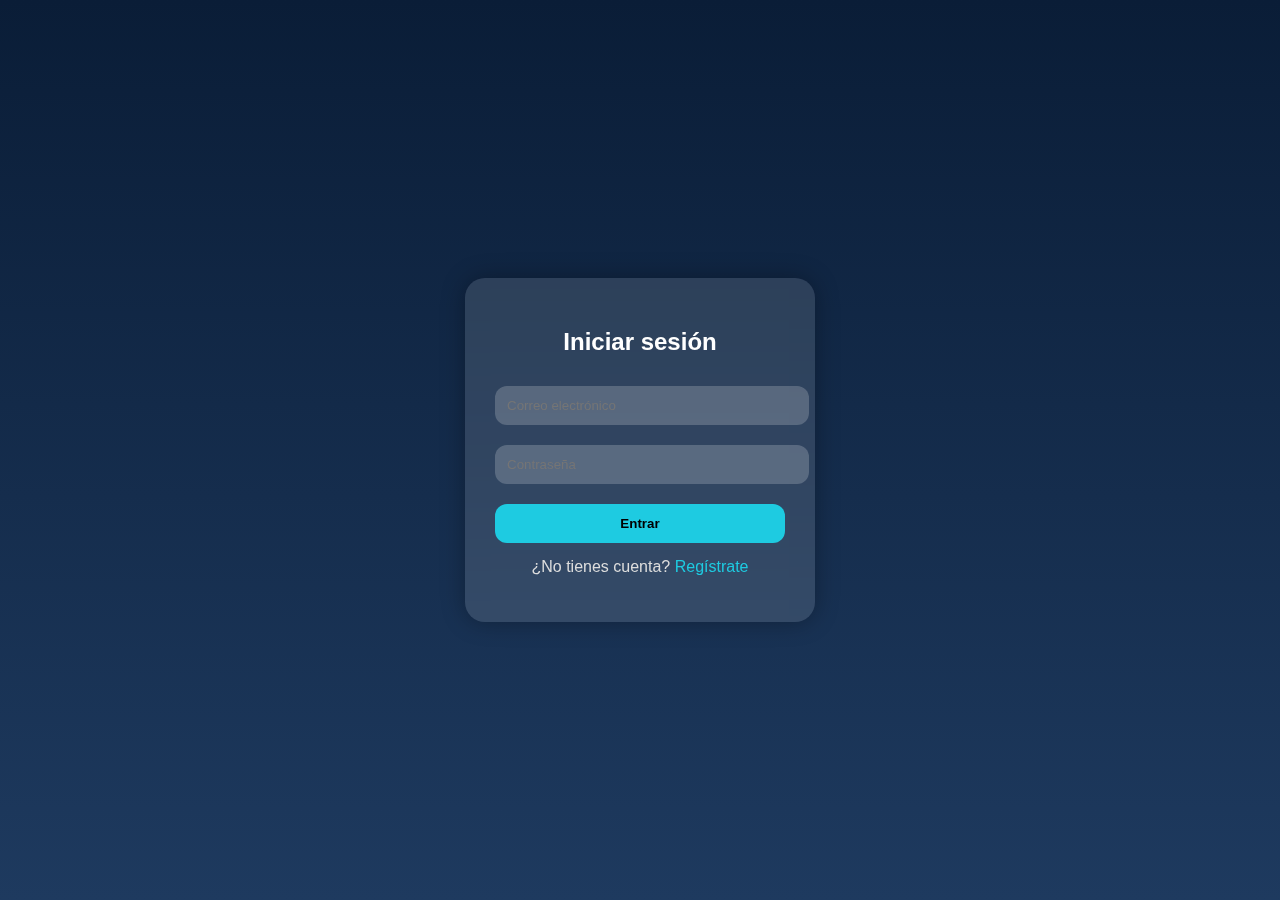
<file: index.html>
<!DOCTYPE html>
<html lang="es">
<head>
    <meta charset="UTF-8">
    <meta name="viewport" content="width=device-width, initial-scale=1.0">
    <title>Login Local</title>
    <link rel="stylesheet" href="stiles.css">
</head>
<body>

<div class="container">
    <div class="card">
        <h2>Iniciar sesión</h2>

        <input type="email" id="loginEmail" placeholder="Correo electrónico">
        <input type="password" id="loginPass" placeholder="Contraseña">

        <button onclick="login()">Entrar</button>

        <p class="txt">¿No tienes cuenta? <a href="#" onclick="showRegister()">Regístrate</a></p>
    </div>

    <div class="card" id="registerCard" style="display:none;">
        <h2>Registrar usuario</h2>

        <input type="text" id="regName" placeholder="Nombre">
        <input type="email" id="regEmail" placeholder="Correo electrónico">
        <input type="password" id="regPass" placeholder="Contraseña">

        <button onclick="register()">Registrar</button>

        <p class="txt"><a href="#" onclick="showLogin()">Volver al login</a></p>
    </div>
</div>

<script src="app.js"></script>
</body>
</html>
</file>
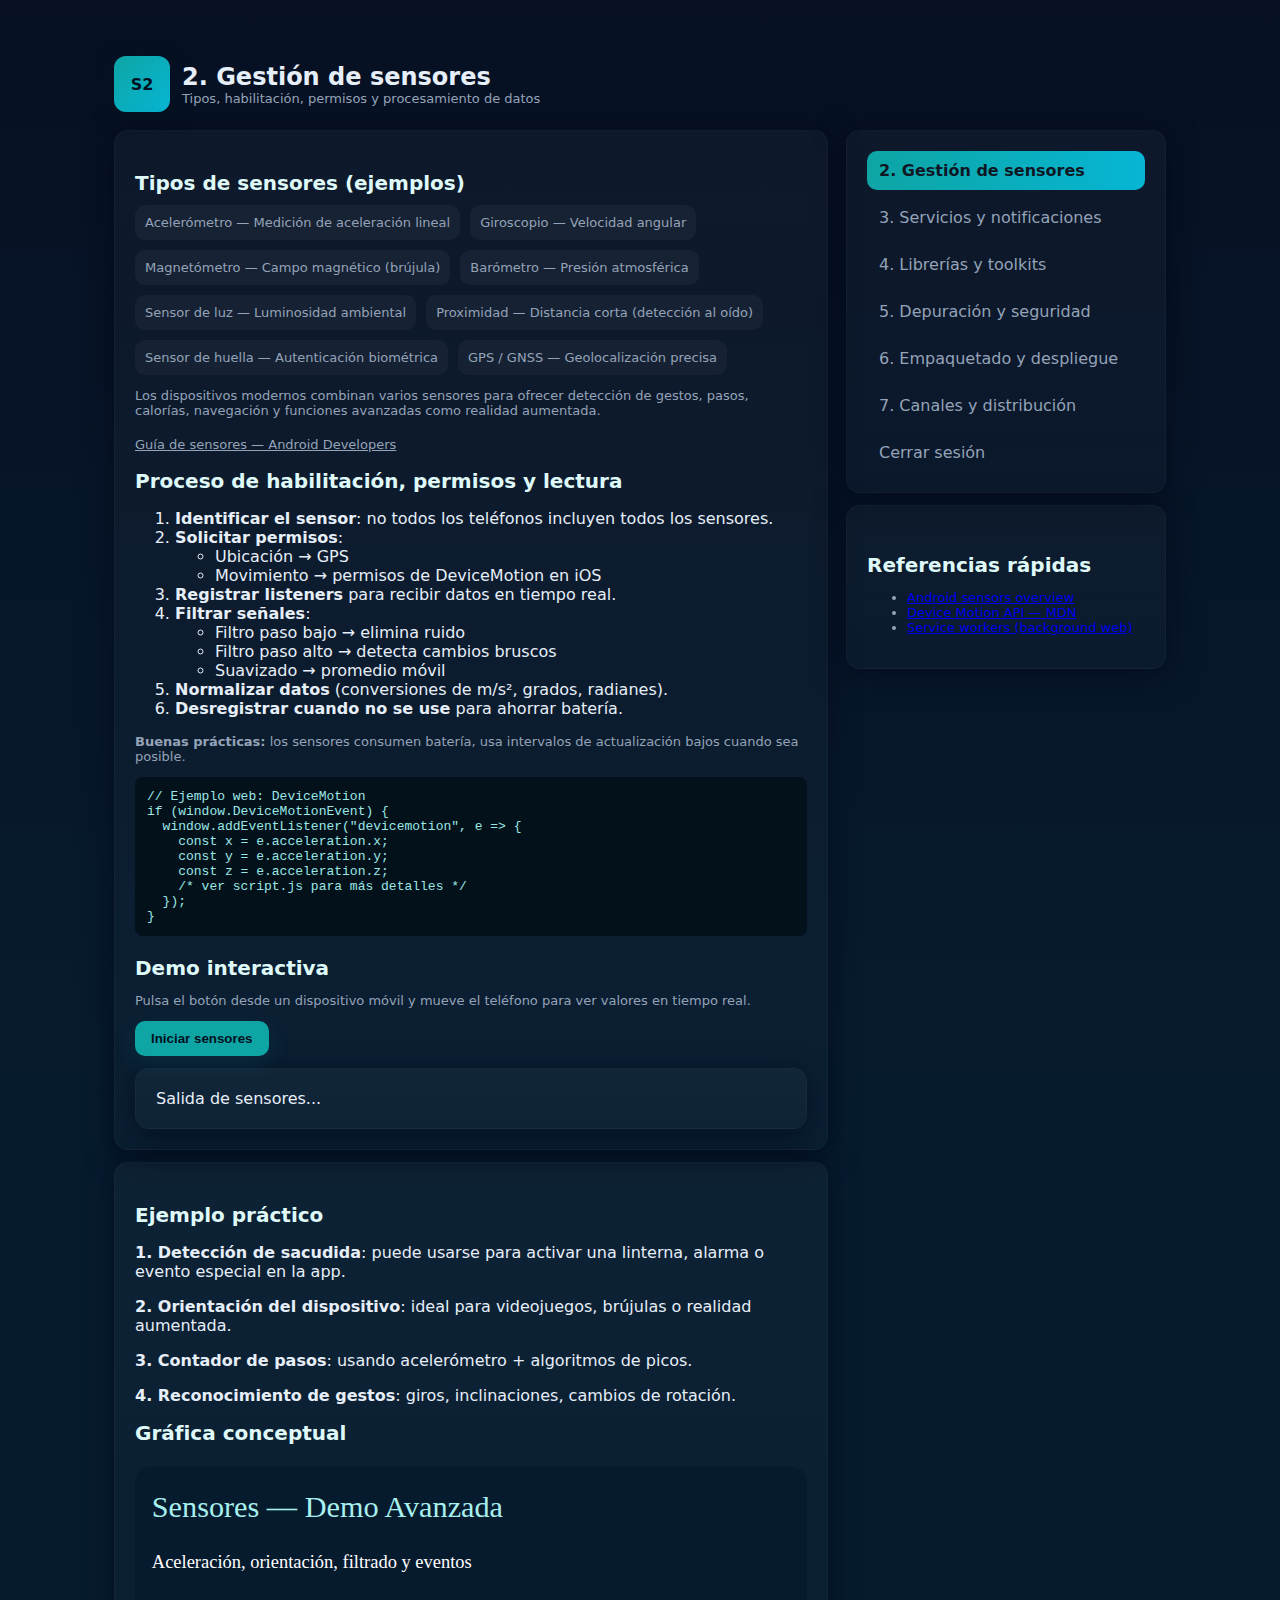
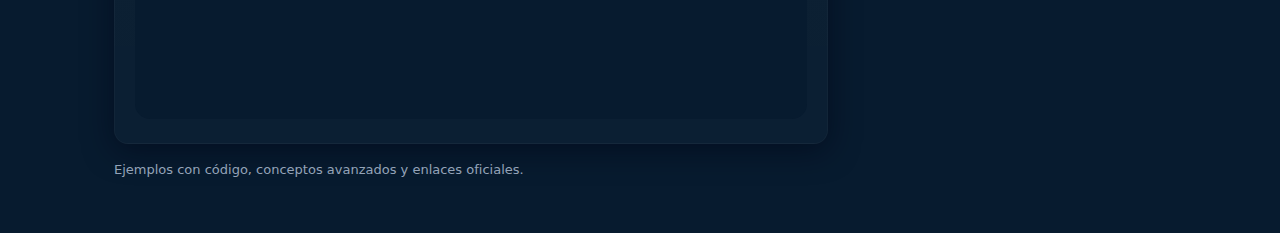
<file: pantalla2.html>
<!doctype html>
<html lang="es">
<head>
<meta charset="utf-8">
<meta name="viewport" content="width=device-width,initial-scale=1">
<title>Gestión de sensores</title>
<link rel="stylesheet" href="style.css">
</head>

<body>
<div class="container">

  <div class="header">
    <div class="logo">S2</div>
    <div>
      <h2 style="margin:0">2. Gestión de sensores</h2>
      <div class="small">Tipos, habilitación, permisos y procesamiento de datos</div>
    </div>
  </div>

  <div class="grid">
    <div>
      <div class="card">

        <!-- TIPOS DE SENSORES -->
        <h3 class="section-title">Tipos de sensores (ejemplos)</h3>

        <div class="kv">
          <div class="item">Acelerómetro — Medición de aceleración lineal</div>
          <div class="item">Giroscopio — Velocidad angular</div>
          <div class="item">Magnetómetro — Campo magnético (brújula)</div>
          <div class="item">Barómetro — Presión atmosférica</div>
          <div class="item">Sensor de luz — Luminosidad ambiental</div>
          <div class="item">Proximidad — Distancia corta (detección al oído)</div>
          <div class="item">Sensor de huella — Autenticación biométrica</div>
          <div class="item">GPS / GNSS — Geolocalización precisa</div>
        </div>

        <p class="small">Los dispositivos modernos combinan varios sensores para ofrecer detección de gestos, pasos, calorías, navegación y funciones avanzadas como realidad aumentada.</p>

        <p><a class="small" href="https://developer.android.com/develop/sensors-and-location/sensors/sensors_overview" target="_blank">Guía de sensores — Android Developers</a></p>


        <!-- PROCESO -->
        <h3 class="section-title" style="margin-top:16px">Proceso de habilitación, permisos y lectura</h3>

        <ol>
          <li><b>Identificar el sensor</b>: no todos los teléfonos incluyen todos los sensores.</li>
          <li><b>Solicitar permisos</b>:  
            <ul>
              <li>Ubicación → GPS</li>
              <li>Movimiento → permisos de DeviceMotion en iOS</li>
            </ul>
          </li>
          <li><b>Registrar listeners</b> para recibir datos en tiempo real.</li>
          <li><b>Filtrar señales</b>:  
            <ul>
              <li>Filtro paso bajo → elimina ruido</li>
              <li>Filtro paso alto → detecta cambios bruscos</li>
              <li>Suavizado → promedio móvil</li>
            </ul>
          </li>
          <li><b>Normalizar datos</b> (conversiones de m/s², grados, radianes).</li>
          <li><b>Desregistrar cuando no se use</b> para ahorrar batería.</li>
        </ol>

        <p class="small"><b>Buenas prácticas:</b> los sensores consumen batería, usa intervalos de actualización bajos cuando sea posible.</p>


        <!-- EJEMPLO DE CÓDIGO -->
        <div class="code">
          // Ejemplo web: DeviceMotion<br>
          if (window.DeviceMotionEvent) {<br>
&nbsp;&nbsp;window.addEventListener("devicemotion", e => {<br>
&nbsp;&nbsp;&nbsp;&nbsp;const x = e.acceleration.x;<br>
&nbsp;&nbsp;&nbsp;&nbsp;const y = e.acceleration.y;<br>
&nbsp;&nbsp;&nbsp;&nbsp;const z = e.acceleration.z;<br>
&nbsp;&nbsp;&nbsp;&nbsp;/* ver script.js para más detalles */<br>
&nbsp;&nbsp;});<br>
          }
        </div>


        <!-- DEMO -->
        <h3 class="section-title">Demo interactiva</h3>
        <p class="small">Pulsa el botón desde un dispositivo móvil y mueve el teléfono para ver valores en tiempo real.</p>

        <button id="startSensors" class="btn">Iniciar sensores</button>
        <div id="sensorOutput" class="card" style="margin-top:12px;">Salida de sensores...</div>
      </div>


      <!-- EJEMPLO PRÁCTICO -->
      <div class="card" style="margin-top:12px">
        <h3 class="section-title">Ejemplo práctico</h3>

        <p><b>1. Detección de sacudida</b>: puede usarse para activar una linterna, alarma o evento especial en la app.</p>
        <p><b>2. Orientación del dispositivo</b>: ideal para videojuegos, brújulas o realidad aumentada.</p>
        <p><b>3. Contador de pasos</b>: usando acelerómetro + algoritmos de picos.</p>
        <p><b>4. Reconocimiento de gestos</b>: giros, inclinaciones, cambios de rotación.</p>

        <h4 class="section-title" style="margin-top:10px">Gráfica conceptual</h4>
        <img class="example" alt="icon" 
             src="data:image/svg+xml;utf8,
             <svg xmlns='http://www.w3.org/2000/svg' width='800' height='300'>
             <rect rx='18' width='100%' height='100%' fill='%23071b2f'/>
             <text x='20' y='60' fill='%23a7f0ee' font-size='36'>Sensores — Demo Avanzada</text>
             <text x='20' y='120' fill='%23fff' font-size='22'>Aceleración, orientación, filtrado y eventos</text>
             </svg>">
      </div>
    </div>


    <!-- SIDEBAR -->
    <aside>
      <nav class="nav card" aria-label="Navegación principal">
        <a href="pantalla2.html" data-page="pantalla2.html" class="active">2. Gestión de sensores</a>
        <a href="pantalla3.html" data-page="pantalla3.html">3. Servicios y notificaciones</a>
        <a href="pantalla4.html" data-page="pantalla4.html">4. Librerías y toolkits</a>
        <a href="pantalla5.html" data-page="pantalla5.html">5. Depuración y seguridad</a>
        <a href="pantalla6.html" data-page="pantalla6.html">6. Empaquetado y despliegue</a>
        <a href="pantalla7.html" data-page="pantalla7.html">7. Canales y distribución</a>
        <a href="index.html" data-page="index.html">Cerrar sesión</a>
      </nav>

      <div class="card" style="margin-top:12px">
        <h4 class="section-title">Referencias rápidas</h4>
        <ul class="small">
          <li><a href="https://developer.android.com/develop/sensors-and-location/sensors/sensors_overview" target="_blank">Android sensors overview</a></li>
          <li><a href="https://developer.mozilla.org/en-US/docs/Web/API/DeviceMotionEvent" target="_blank">Device Motion API — MDN</a></li>
          <li><a href="https://developer.mozilla.org/en-US/docs/Web/API/Service_Worker_API" target="_blank">Service workers (background web)</a></li>
        </ul>
      </div>
    </aside>
  </div>

  <footer class="footer small">Ejemplos con código, conceptos avanzados y enlaces oficiales.</footer>
</div>

<script src="script.js"></script>

</body>
</html>
</file>
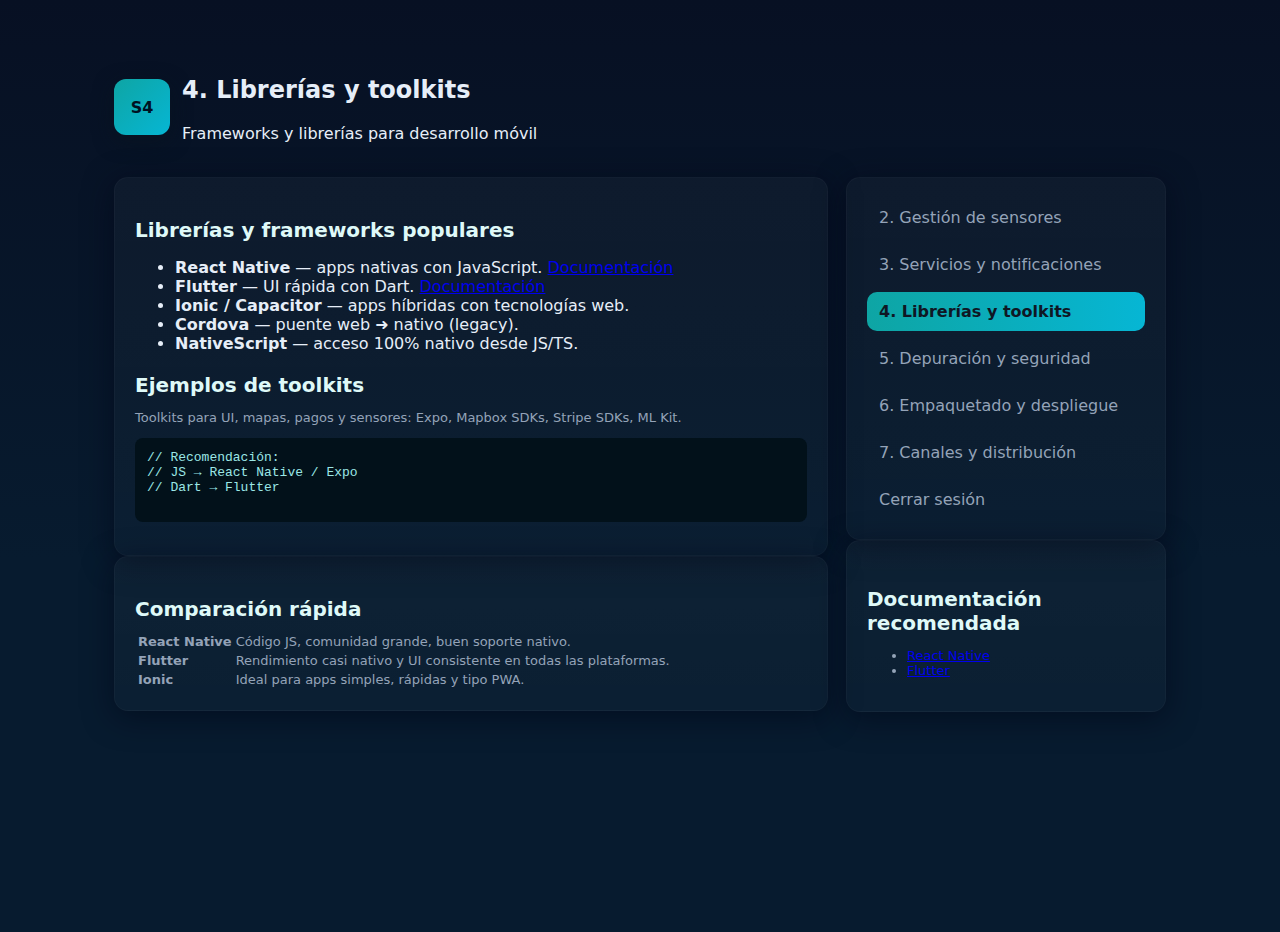
<file: pantalla4.html>
<!doctype html>
<html lang="es">
<head>
  <meta charset="utf-8">
  <meta name="viewport" content="width=device-width,initial-scale=1">
  <title>Librerías y Toolkits</title>
  <link rel="stylesheet" href="style.css">
</head>

<body>
<div class="container">

  <!-- HEADER -->
  <header class="header">
    <div class="logo">S4</div>
    <div>
      <h2 class="title">4. Librerías y toolkits</h2>
      <p class="subtitle">Frameworks y librerías para desarrollo móvil</p>
    </div>
  </header>

  <!-- CONTENIDO PRINCIPAL -->
  <main class="grid">

    <!-- COLUMNA IZQUIERDA -->
    <section>
      <article class="card">
        <h3 class="section-title">Librerías y frameworks populares</h3>

        <ul class="list">
          <li>
            <strong>React Native</strong> — apps nativas con JavaScript.  
            <a href="https://reactnative.dev/docs/getting-started" target="_blank">Documentación</a>
          </li>

          <li>
            <strong>Flutter</strong> — UI rápida con Dart.  
            <a href="https://flutter.dev/" target="_blank">Documentación</a>
          </li>

          <li><strong>Ionic / Capacitor</strong> — apps híbridas con tecnologías web.</li>
          <li><strong>Cordova</strong> — puente web ➜ nativo (legacy).</li>
          <li><strong>NativeScript</strong> — acceso 100% nativo desde JS/TS.</li>
        </ul>

        <h3 class="section-title">Ejemplos de toolkits</h3>
        <p class="small">
          Toolkits para UI, mapas, pagos y sensores: Expo, Mapbox SDKs, Stripe SDKs, ML Kit.
        </p>

        <pre class="code">
// Recomendación:
// JS → React Native / Expo
// Dart → Flutter
        </pre>
      </article>

      <!-- TABLA COMPARATIVA -->
      <article class="card mt-12">
        <h3 class="section-title">Comparación rápida</h3>

        <table class="table">
          <tr>
            <td class="small"><strong>React Native</strong></td>
            <td class="small">Código JS, comunidad grande, buen soporte nativo.</td>
          </tr>
          <tr>
            <td class="small"><strong>Flutter</strong></td>
            <td class="small">Rendimiento casi nativo y UI consistente en todas las plataformas.</td>
          </tr>
          <tr>
            <td class="small"><strong>Ionic</strong></td>
            <td class="small">Ideal para apps simples, rápidas y tipo PWA.</td>
          </tr>
        </table>
      </article>
    </section>

    <!-- SIDEBAR -->
    <aside>
      <nav class="nav card" aria-label="Navegación principal">
        <a href="pantalla2.html">2. Gestión de sensores</a>
        <a href="pantalla3.html">3. Servicios y notificaciones</a>
        <a href="pantalla4.html" class="active">4. Librerías y toolkits</a>
        <a href="pantalla5.html">5. Depuración y seguridad</a>
        <a href="pantalla6.html">6. Empaquetado y despliegue</a>
        <a href="pantalla7.html">7. Canales y distribución</a>
        <a href="index.html">Cerrar sesión</a>
      </nav>

      <!-- RECURSOS -->
      <div class="card mt-12">
        <h4 class="section-title">Documentación recomendada</h4>
        <ul class="small">
          <li><a href="https://reactnative.dev/docs/getting-started" target="_blank">React Native</a></li>
          <li><a href="https://flutter.dev/" target="_blank">Flutter</a></li>
        </ul>
      </div>
    </aside>

  </main>

</div>

<script src="script.js"></script>
</body>
</html>
</file>
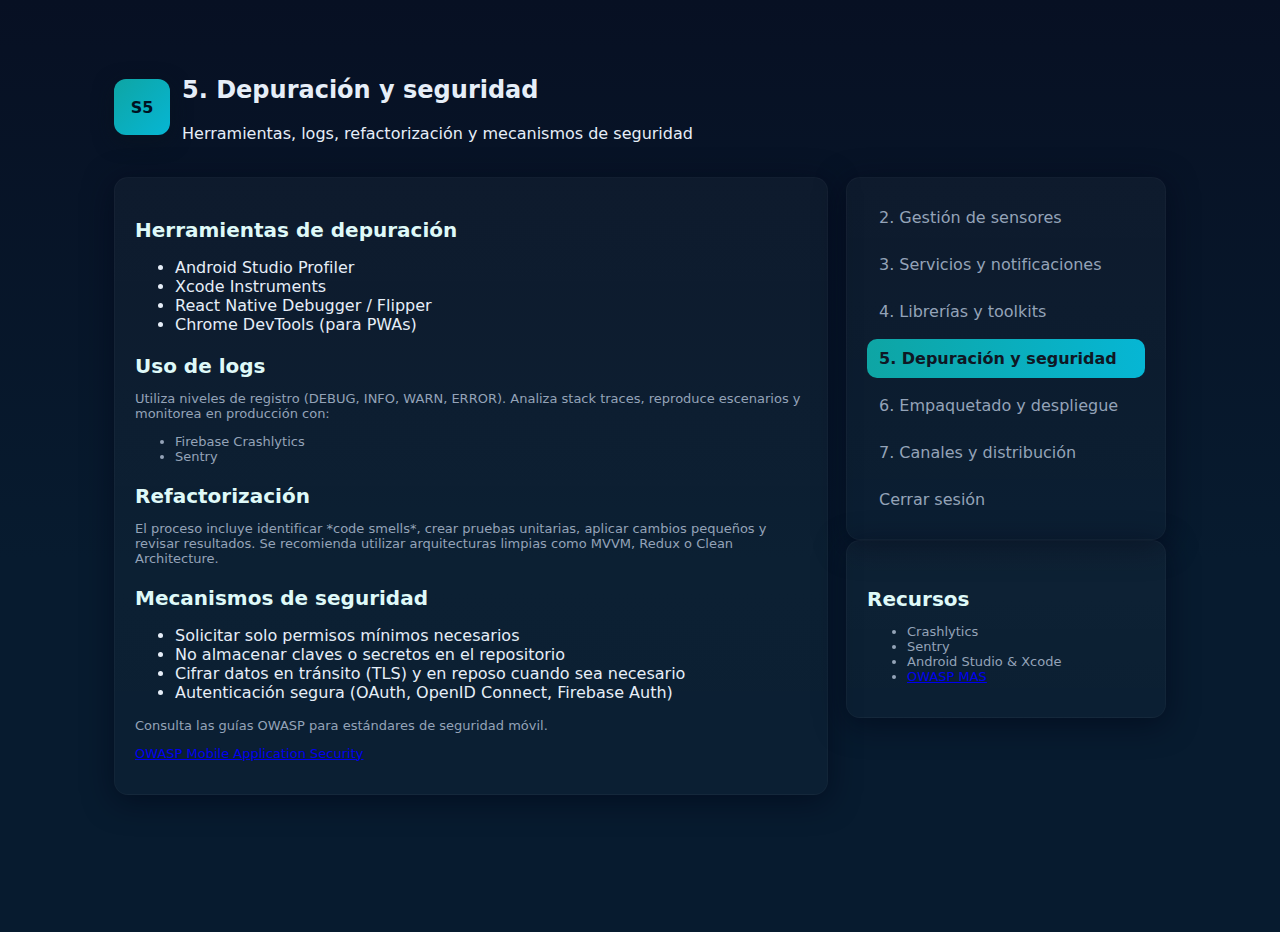
<file: pantalla5.html>
<!doctype html>
<html lang="es">
<head>
  <meta charset="utf-8">
  <meta name="viewport" content="width=device-width,initial-scale=1">
  <title>Depuración y seguridad</title>
  <link rel="stylesheet" href="style.css">
</head>

<body>
<div class="container">

  <!-- ENCABEZADO -->
  <header class="header">
    <div class="logo">S5</div>
    <div>
      <h2 class="title">5. Depuración y seguridad</h2>
      <p class="subtitle">Herramientas, logs, refactorización y mecanismos de seguridad</p>
    </div>
  </header>

  <!-- CUERPO PRINCIPAL -->
  <main class="grid">

    <!-- CONTENIDO -->
    <section>
      <article class="card">
        
        <!-- DEPURACIÓN -->
        <h3 class="section-title">Herramientas de depuración</h3>
        <ul class="list">
          <li>Android Studio Profiler</li>
          <li>Xcode Instruments</li>
          <li>React Native Debugger / Flipper</li>
          <li>Chrome DevTools (para PWAs)</li>
        </ul>

        <!-- LOGS -->
        <h3 class="section-title">Uso de logs</h3>
        <p class="small">
          Utiliza niveles de registro (DEBUG, INFO, WARN, ERROR).  
          Analiza stack traces, reproduce escenarios y monitorea en producción con:
        </p>
        <ul class="small">
          <li>Firebase Crashlytics</li>
          <li>Sentry</li>
        </ul>

        <!-- REFACTORIZACIÓN -->
        <h3 class="section-title">Refactorización</h3>
        <p class="small">
          El proceso incluye identificar *code smells*, crear pruebas unitarias, aplicar cambios pequeños y revisar resultados.  
          Se recomienda utilizar arquitecturas limpias como MVVM, Redux o Clean Architecture.
        </p>

        <!-- SEGURIDAD -->
        <h3 class="section-title">Mecanismos de seguridad</h3>
        <ul class="list">
          <li>Solicitar solo permisos mínimos necesarios</li>
          <li>No almacenar claves o secretos en el repositorio</li>
          <li>Cifrar datos en tránsito (TLS) y en reposo cuando sea necesario</li>
          <li>Autenticación segura (OAuth, OpenID Connect, Firebase Auth)</li>
        </ul>

        <p class="small">Consulta las guías OWASP para estándares de seguridad móvil.</p>
        <p class="small">
          <a href="https://owasp.org/www-project-mobile-app-security/" target="_blank">
            OWASP Mobile Application Security
          </a>
        </p>

      </article>
    </section>

    <!-- SIDEBAR -->
    <aside>

      <!-- NAVEGACIÓN -->
      <nav class="nav card" aria-label="Navegación principal">
        <a href="pantalla2.html">2. Gestión de sensores</a>
        <a href="pantalla3.html">3. Servicios y notificaciones</a>
        <a href="pantalla4.html">4. Librerías y toolkits</a>
        <a href="pantalla5.html" class="active">5. Depuración y seguridad</a>
        <a href="pantalla6.html">6. Empaquetado y despliegue</a>
        <a href="pantalla7.html">7. Canales y distribución</a>
        <a href="index.html">Cerrar sesión</a>
      </nav>

      <!-- RECURSOS -->
      <div class="card mt-12">
        <h4 class="section-title">Recursos</h4>
        <ul class="small">
          <li>Crashlytics</li>
          <li>Sentry</li>
          <li>Android Studio & Xcode</li>
          <li>
            <a href="https://owasp.org/www-project-mobile-app-security/" target="_blank">
              OWASP MAS
            </a>
          </li>
        </ul>
      </div>

    </aside>
  </main>


</div>

<script src="script.js"></script>
</body>
</html>
</file>
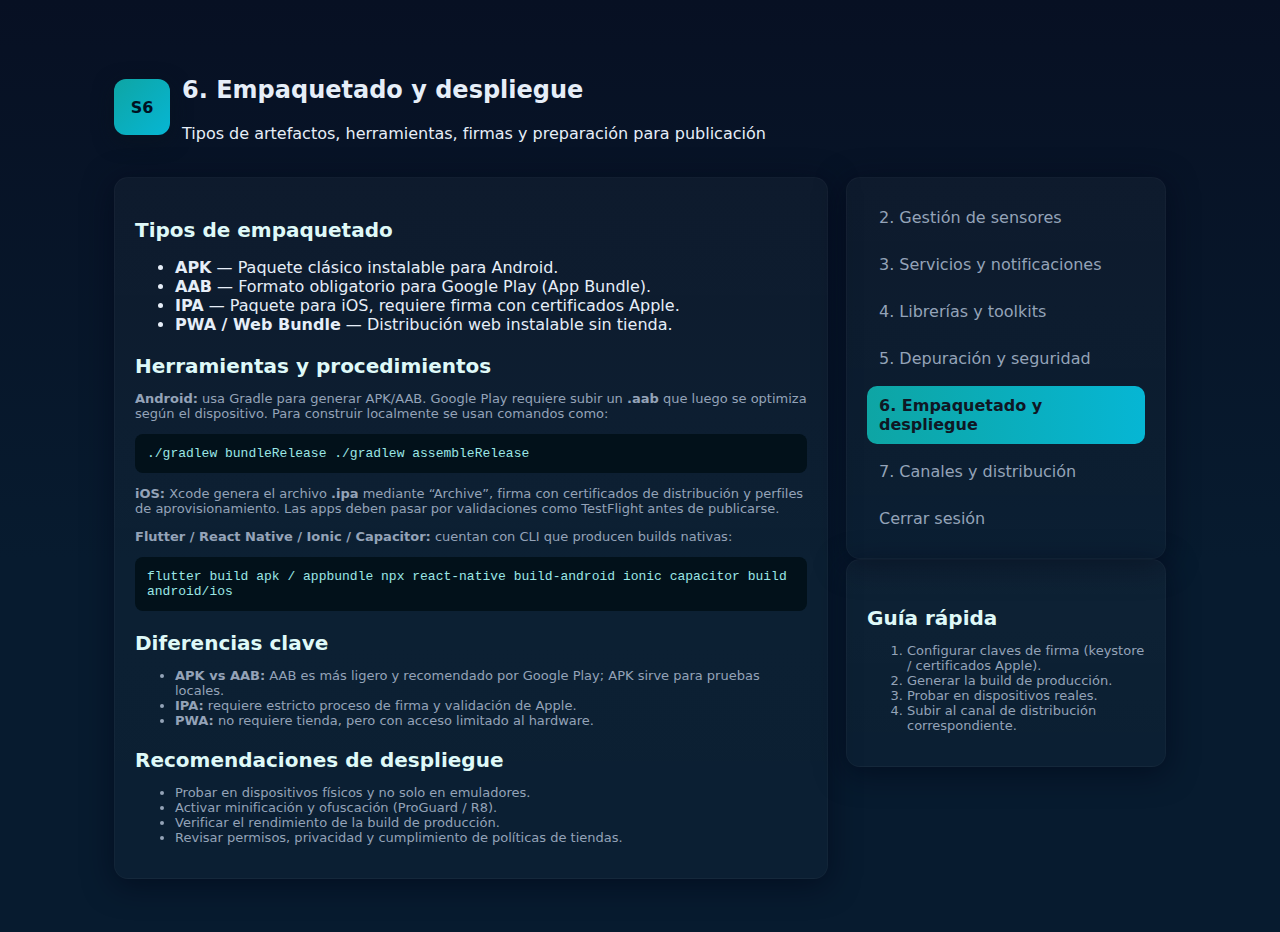
<file: pantalla6.html>
<!doctype html>
<html lang="es">
<head>
  <meta charset="utf-8">
  <meta name="viewport" content="width=device-width,initial-scale=1">
  <title>Empaquetado y despliegue</title>
  <link rel="stylesheet" href="style.css">
</head>

<body>
<div class="container">

  <!-- ENCABEZADO -->
  <header class="header">
    <div class="logo">S6</div>
    <div>
      <h2 class="title">6. Empaquetado y despliegue</h2>
      <p class="subtitle">Tipos de artefactos, herramientas, firmas y preparación para publicación</p>
    </div>
  </header>

  <!-- CONTENIDO PRINCIPAL -->
  <main class="grid">

    <section>
      <article class="card">

        <!-- TIPOS DE EMPAQUETADO -->
        <h3 class="section-title">Tipos de empaquetado</h3>
        <ul class="list">
          <li><strong>APK</strong> — Paquete clásico instalable para Android.</li>
          <li><strong>AAB</strong> — Formato obligatorio para Google Play (App Bundle).</li>
          <li><strong>IPA</strong> — Paquete para iOS, requiere firma con certificados Apple.</li>
          <li><strong>PWA / Web Bundle</strong> — Distribución web instalable sin tienda.</li>
        </ul>

        <!-- HERRAMIENTAS Y PROCEDIMIENTOS -->
        <h3 class="section-title">Herramientas y procedimientos</h3>
        <p class="small">
          <strong>Android:</strong> usa Gradle para generar APK/AAB.  
          Google Play requiere subir un <strong>.aab</strong> que luego se optimiza según el dispositivo.  
          Para construir localmente se usan comandos como:
        </p>
        <div class="code small">
          ./gradlew bundleRelease  
          ./gradlew assembleRelease
        </div>

        <p class="small">
          <strong>iOS:</strong> Xcode genera el archivo <strong>.ipa</strong> mediante “Archive”, firma con certificados de distribución y perfiles de aprovisionamiento.  
          Las apps deben pasar por validaciones como TestFlight antes de publicarse.
        </p>

        <p class="small">
          <strong>Flutter / React Native / Ionic / Capacitor:</strong> cuentan con CLI que producen builds nativas:
        </p>
        <div class="code small">
          flutter build apk / appbundle  
          npx react-native build-android  
          ionic capacitor build android/ios
        </div>

        <!-- DIFERENCIAS -->
        <h3 class="section-title">Diferencias clave</h3>
        <ul class="list small">
          <li><strong>APK vs AAB:</strong> AAB es más ligero y recomendado por Google Play; APK sirve para pruebas locales.</li>
          <li><strong>IPA:</strong> requiere estricto proceso de firma y validación de Apple.</li>
          <li><strong>PWA:</strong> no requiere tienda, pero con acceso limitado al hardware.</li>
        </ul>

        <!-- RECOMENDACIONES -->
        <h3 class="section-title">Recomendaciones de despliegue</h3>
        <ul class="list small">
          <li>Probar en dispositivos físicos y no solo en emuladores.</li>
          <li>Activar minificación y ofuscación (ProGuard / R8).</li>
          <li>Verificar el rendimiento de la build de producción.</li>
          <li>Revisar permisos, privacidad y cumplimiento de políticas de tiendas.</li>
        </ul>

      </article>
    </section>

    <!-- SIDEBAR -->
    <aside>

      <!-- NAVEGACIÓN -->
      <nav class="nav card">
        <a href="pantalla2.html">2. Gestión de sensores</a>
        <a href="pantalla3.html">3. Servicios y notificaciones</a>
        <a href="pantalla4.html">4. Librerías y toolkits</a>
        <a href="pantalla5.html">5. Depuración y seguridad</a>
        <a href="pantalla6.html" class="active">6. Empaquetado y despliegue</a>
        <a href="pantalla7.html">7. Canales y distribución</a>
        <a href="index.html">Cerrar sesión</a>
      </nav>

      <!-- GUÍA RÁPIDA -->
      <div class="card mt-12">
        <h4 class="section-title">Guía rápida</h4>
        <ol class="small">
          <li>Configurar claves de firma (keystore / certificados Apple).</li>
          <li>Generar la build de producción.</li>
          <li>Probar en dispositivos reales.</li>
          <li>Subir al canal de distribución correspondiente.</li>
        </ol>
      </div>

    </aside>
  </main>


</div>

<script src="script.js"></script>
</body>
</html>
</file>
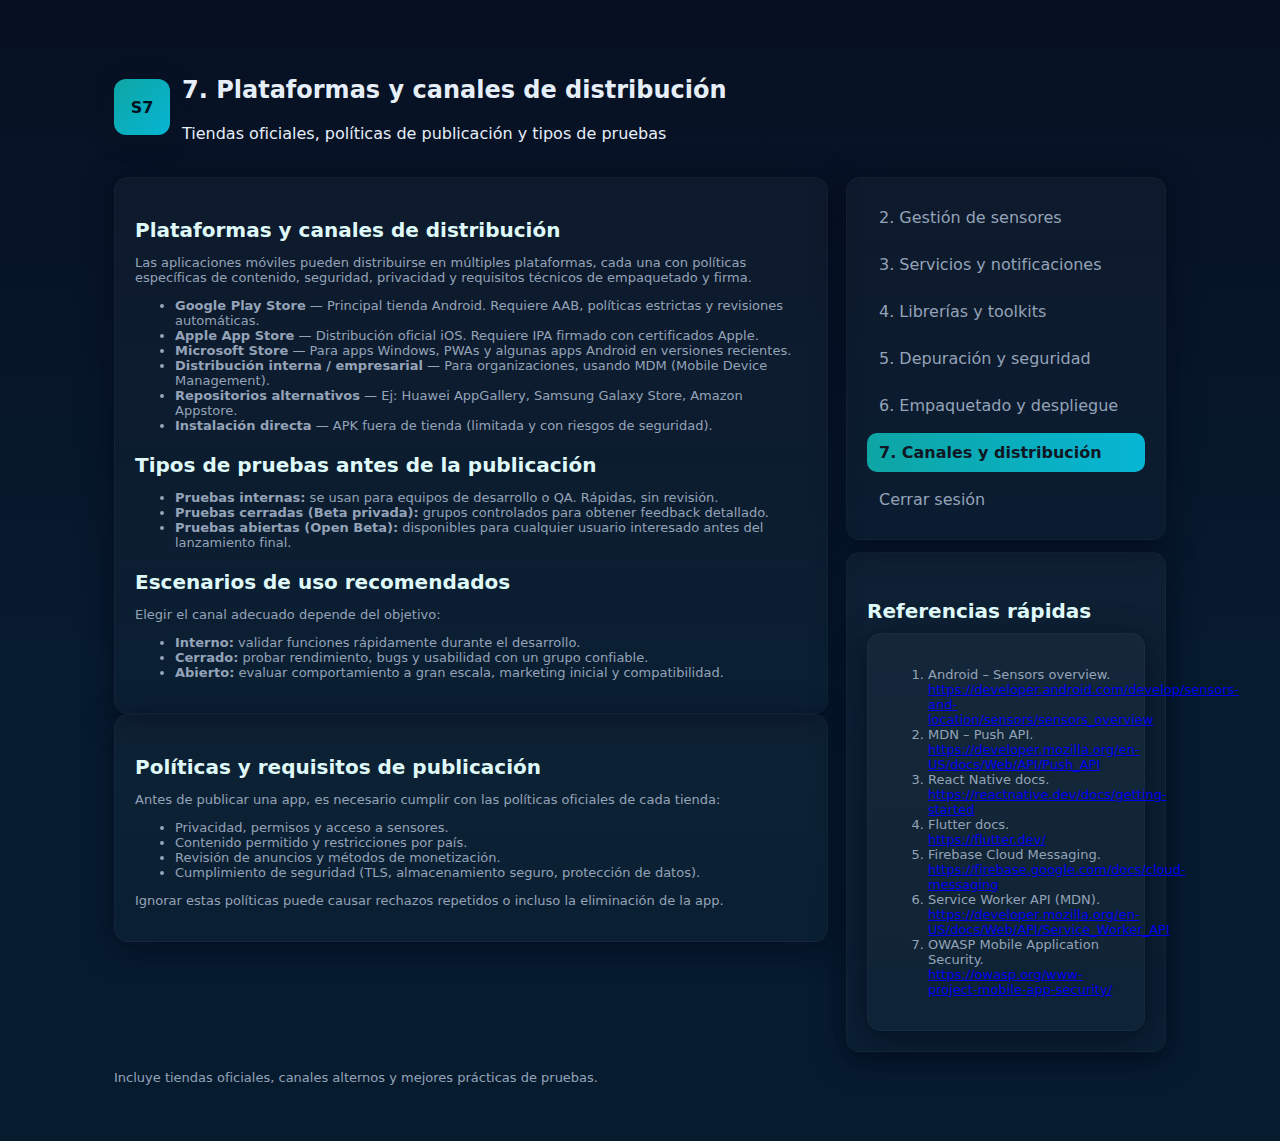
<file: pantalla7.html>
<!doctype html>
<html lang="es">
<head>
  <meta charset="utf-8">
  <meta name="viewport" content="width=device-width,initial-scale=1">
  <title>Plataformas y canales de distribución</title>
  <link rel="stylesheet" href="style.css">
</head>

<body>
<div class="container">

  <!-- ENCABEZADO -->
  <header class="header">
    <div class="logo">S7</div>
    <div>
      <h2 class="title">7. Plataformas y canales de distribución</h2>
      <p class="subtitle">Tiendas oficiales, políticas de publicación y tipos de pruebas</p>
    </div>
  </header>

  <!-- CONTENIDO -->
  <main class="grid">

    <section>
      <!-- CARD PRINCIPAL -->
      <article class="card">

        <!-- PLATAFORMAS -->
        <h3 class="section-title">Plataformas y canales de distribución</h3>
        <p class="small">
          Las aplicaciones móviles pueden distribuirse en múltiples plataformas, cada una con políticas específicas de
          contenido, seguridad, privacidad y requisitos técnicos de empaquetado y firma.
        </p>

        <ul class="list small">
          <li><strong>Google Play Store</strong> — Principal tienda Android. Requiere AAB, políticas estrictas y revisiones automáticas.</li>
          <li><strong>Apple App Store</strong> — Distribución oficial iOS. Requiere IPA firmado con certificados Apple.</li>
          <li><strong>Microsoft Store</strong> — Para apps Windows, PWAs y algunas apps Android en versiones recientes.</li>
          <li><strong>Distribución interna / empresarial</strong> — Para organizaciones, usando MDM (Mobile Device Management).</li>
          <li><strong>Repositorios alternativos</strong> — Ej: Huawei AppGallery, Samsung Galaxy Store, Amazon Appstore.</li>
          <li><strong>Instalación directa</strong> — APK fuera de tienda (limitada y con riesgos de seguridad).</li>
        </ul>

        <!-- TIPOS DE PRUEBAS -->
        <h3 class="section-title">Tipos de pruebas antes de la publicación</h3>
        <ul class="list small">
          <li><strong>Pruebas internas:</strong> se usan para equipos de desarrollo o QA. Rápidas, sin revisión.</li>
          <li><strong>Pruebas cerradas (Beta privada):</strong> grupos controlados para obtener feedback detallado.</li>
          <li><strong>Pruebas abiertas (Open Beta):</strong> disponibles para cualquier usuario interesado antes del lanzamiento final.</li>
        </ul>

        <!-- ESCENARIOS DE USO -->
        <h3 class="section-title">Escenarios de uso recomendados</h3>
        <p class="small">
          Elegir el canal adecuado depende del objetivo:
        </p>
        <ul class="list small">
          <li><strong>Interno:</strong> validar funciones rápidamente durante el desarrollo.</li>
          <li><strong>Cerrado:</strong> probar rendimiento, bugs y usabilidad con un grupo confiable.</li>
          <li><strong>Abierto:</strong> evaluar comportamiento a gran escala, marketing inicial y compatibilidad.</li>
        </ul>

      </article>

      <!-- POLÍTICAS -->
      <article class="card mt-12">
        <h3 class="section-title">Políticas y requisitos de publicación</h3>
        <p class="small">
          Antes de publicar una app, es necesario cumplir con las políticas oficiales de cada tienda:
        </p>
        <ul class="list small">
          <li>Privacidad, permisos y acceso a sensores.</li>
          <li>Contenido permitido y restricciones por país.</li>
          <li>Revisión de anuncios y métodos de monetización.</li>
          <li>Cumplimiento de seguridad (TLS, almacenamiento seguro, protección de datos).</li>
        </ul>
        <p class="small">
          Ignorar estas políticas puede causar rechazos repetidos o incluso la eliminación de la app.
        </p>
      </article>
    </section>

    <!-- BARRA LATERAL -->
    <aside>

      <!-- NAVEGACIÓN -->
      <nav class="nav card">
        <a href="pantalla2.html">2. Gestión de sensores</a>
        <a href="pantalla3.html">3. Servicios y notificaciones</a>
        <a href="pantalla4.html">4. Librerías y toolkits</a>
        <a href="pantalla5.html">5. Depuración y seguridad</a>
        <a href="pantalla6.html">6. Empaquetado y despliegue</a>
        <a href="pantalla7.html" class="active">7. Canales y distribución</a>
        <a href="index.html">Cerrar sesión</a>
      </nav>

      <!-- REFERENCIAS -->
      <div class="card" style="margin-top:12px">
  <h4 class="section-title">Referencias rápidas</h4>

  <div class="card">
    <ol class="small">
      <li>
        Android – Sensors overview. 
        <a href="https://developer.android.com/develop/sensors-and-location/sensors/sensors_overview" target="_blank">
          https://developer.android.com/develop/sensors-and-location/sensors/sensors_overview
        </a>
      </li>

      <li>
        MDN – Push API. 
        <a href="https://developer.mozilla.org/en-US/docs/Web/API/Push_API" target="_blank">
          https://developer.mozilla.org/en-US/docs/Web/API/Push_API
        </a>
      </li>

      <li>
        React Native docs. 
        <a href="https://reactnative.dev/docs/getting-started" target="_blank">
          https://reactnative.dev/docs/getting-started
        </a>
      </li>

      <li>
        Flutter docs. 
        <a href="https://flutter.dev/" target="_blank">
          https://flutter.dev/
        </a>
      </li>

      <li>
        Firebase Cloud Messaging. 
        <a href="https://firebase.google.com/docs/cloud-messaging" target="_blank">
          https://firebase.google.com/docs/cloud-messaging
        </a>
      </li>

      <li>
        Service Worker API (MDN). 
        <a href="https://developer.mozilla.org/en-US/docs/Web/API/Service_Worker_API" target="_blank">
          https://developer.mozilla.org/en-US/docs/Web/API/Service_Worker_API
        </a>
      </li>

      <li>
        OWASP Mobile Application Security. 
        <a href="https://owasp.org/www-project-mobile-app-security/" target="_blank">
          https://owasp.org/www-project-mobile-app-security/
        </a>
      </li>
    </ol>
  </div>

</div>

    </aside>

  </main>

  <!-- PIE -->
  <footer class="footer small">
    Incluye tiendas oficiales, canales alternos y mejores prácticas de pruebas.
  </footer>

</div>

<script src="script.js"></script>
</body>
</html>
</file>
<file: stiles.css>
body {
    margin: 0;
    font-family: Arial;
    background: linear-gradient(#0a1d37, #1e3a5f);
    height: 100vh;
    display: flex;
    justify-content: center;
    align-items: center;
}

.container {
    width: 350px;
}

.card {
    background: rgba(255, 255, 255, 0.12);
    padding: 30px;
    border-radius: 20px;
    backdrop-filter: blur(10px);
    box-shadow: 0 0 25px rgba(0,0,0,0.3);
}

.card h2 {
    color: #fff;
    margin-bottom: 20px;
    text-align: center;
}

.card input {
    width: 100%;
    margin: 10px 0;
    padding: 12px;
    border-radius: 12px;
    border: none;
    background: rgba(255,255,255,0.2);
    color: white;
}

.card button {
    width: 100%;
    padding: 12px;
    background: #1ecbe1;
    border: none;
    border-radius: 12px;
    color: #000;
    font-weight: bold;
    cursor: pointer;
    margin-top: 10px;
}

.card button:hover {
    background: #24e2fb;
}

.txt {
    color: #ddd;
    margin-top: 15px;
    text-align: center;
}

a {
    color: #1ecbe1;
    text-decoration: none;
}
</file>
<file: style.css>
/* style.css - moderno y atractivo */
:root{
  --bg:#0f1724;
  --card:#0b1220;
  --accent:#0ea5a4;
  --muted:#94a3b8;
  --glass: rgba(255,255,255,0.04);
  --radius:14px;
  font-family: Inter, ui-sans-serif, system-ui, -apple-system, "Segoe UI", Roboto, "Helvetica Neue", Arial;
}
*{box-sizing:border-box}
body{
  margin:0;
  background: linear-gradient(180deg,#071023 0%, #071b2f 60%);
  color:#e6eef8;
  -webkit-font-smoothing:antialiased;
  -moz-osx-font-smoothing:grayscale;
  min-height:100vh;
}
.container{
  max-width:1100px;
  margin:32px auto;
  padding:24px;
}
.header{
  display:flex;
  gap:12px;
  align-items:center;
  margin-bottom:18px;
}
.logo{
  width:56px;height:56px;border-radius:12px;background:linear-gradient(135deg,var(--accent),#06b6d4);
  display:flex;align-items:center;justify-content:center;font-weight:700;color:#012;
  box-shadow: 0 6px 20px rgba(8,20,30,0.6);
}
.card{
  background: linear-gradient(180deg, rgba(255,255,255,0.03), rgba(255,255,255,0.02));
  border-radius: var(--radius);
  padding:20px;
  box-shadow: 0 6px 30px rgba(2,6,23,0.6);
  border:1px solid rgba(255,255,255,0.03);
}
.grid{
  display:grid;
  grid-template-columns: 1fr 320px;
  gap:18px;
  align-items:start;
}
.nav{
  display:flex;
  flex-direction:column;
  gap:8px;
}
.nav a{
  text-decoration:none;
  color:var(--muted);
  padding:10px 12px;
  border-radius:10px;
  display:block;
}
.nav a.active, .nav a:hover{
  color:var(--bg);
  background:linear-gradient(90deg,var(--accent),#06b6d4);
  font-weight:600;
}
.login-box{
  max-width:420px;margin:32px auto;
}
.form-row{margin-bottom:12px;}
input[type="text"], input[type="password"]{
  width:100%; padding:12px 14px; border-radius:10px; border:1px solid rgba(255,255,255,0.06);
  background:transparent; color:inherit; outline:none;
}
.btn{
  display:inline-block;padding:10px 16px;border-radius:10px;border:0;background:var(--accent);
  color:#012;font-weight:700;cursor:pointer;
  box-shadow: 0 8px 24px rgba(14,165,164,0.12);
}
.small{font-size:13px;color:var(--muted)}
.section-title{font-size:20px;margin-bottom:10px;color:#dff9f8}
.card img.example{width:100%;border-radius:10px;margin-top:12px}

/* responsive */
@media (max-width:900px){
  .grid{grid-template-columns:1fr; }
  .nav{flex-direction:row;overflow:auto}
}
.footer{margin-top:18px;color:var(--muted);font-size:13px}
.kv{display:flex;gap:10px;flex-wrap:wrap}
.kv .item{background:var(--glass);padding:10px;border-radius:10px;color:var(--muted);font-size:13px}
.code{background:#02111a;padding:12px;border-radius:8px;font-family:monospace;font-size:13px;color:#9be7e6;overflow:auto}
</file>
